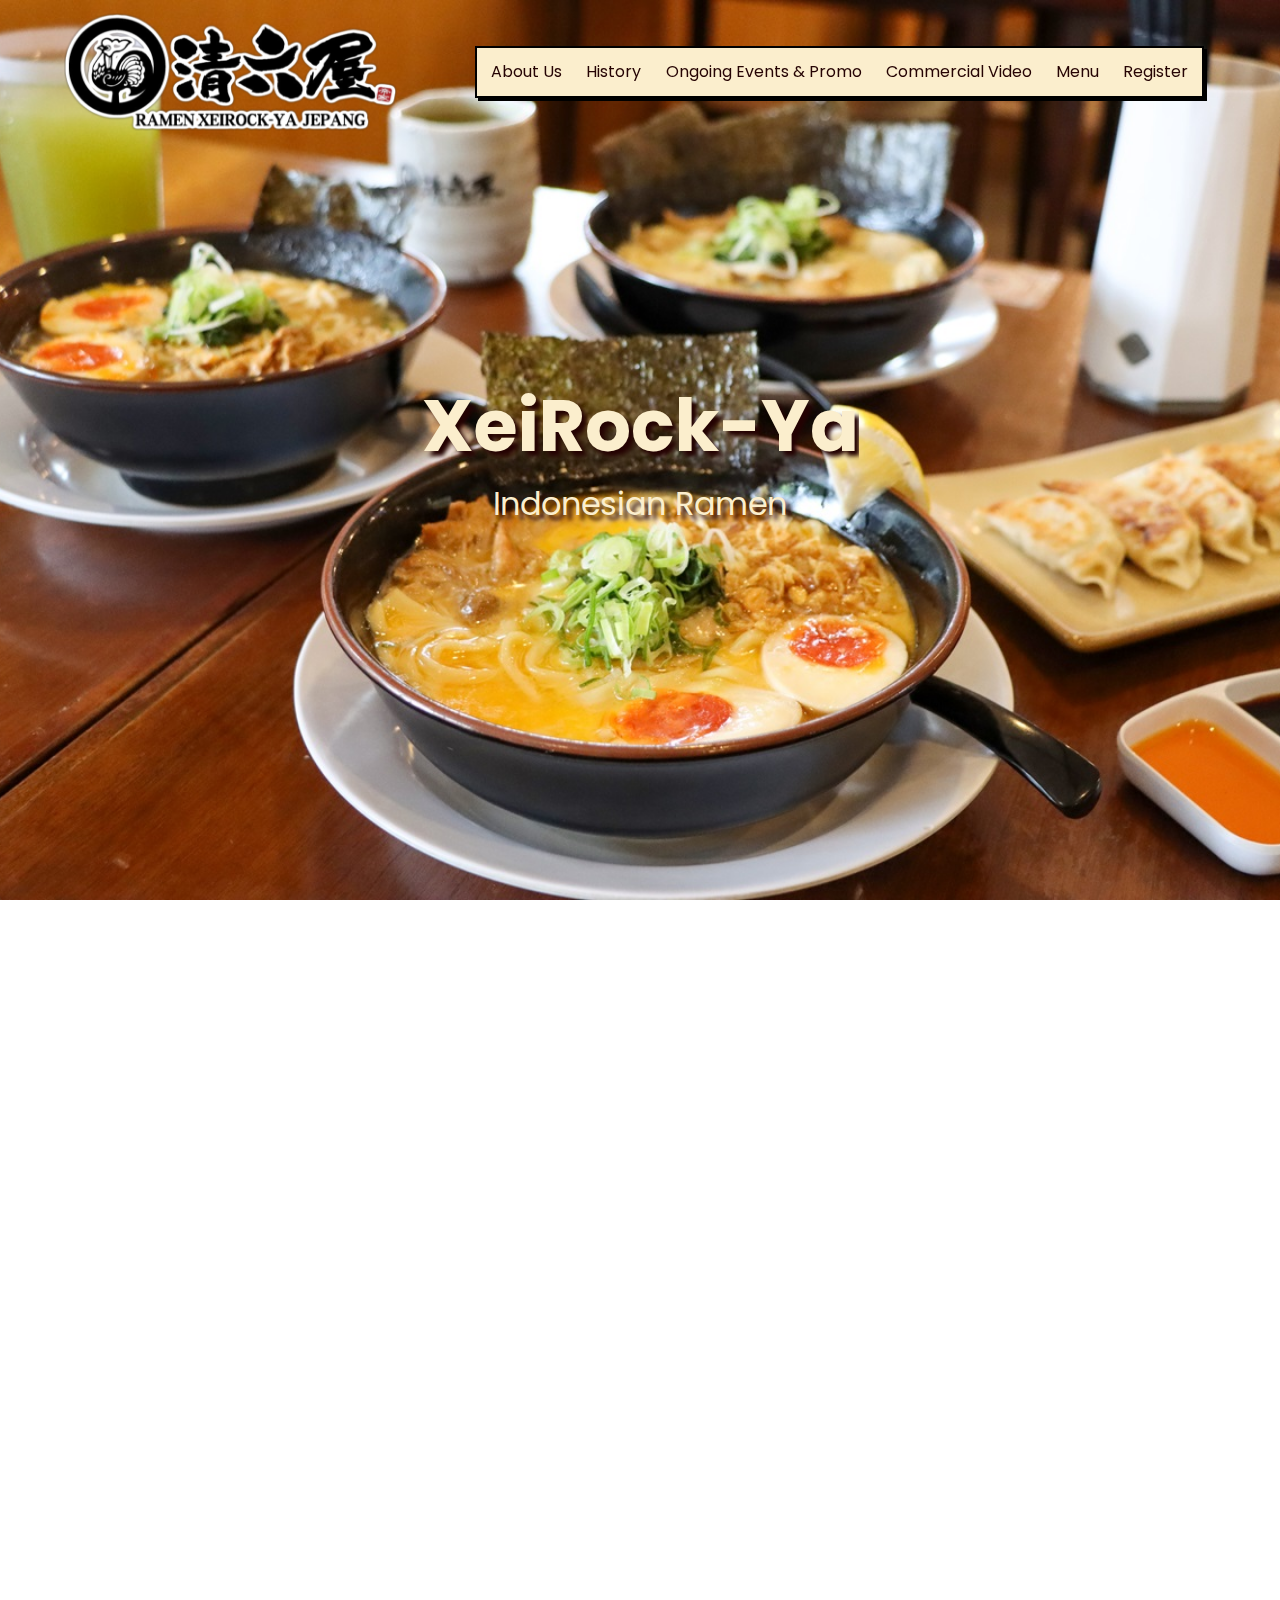
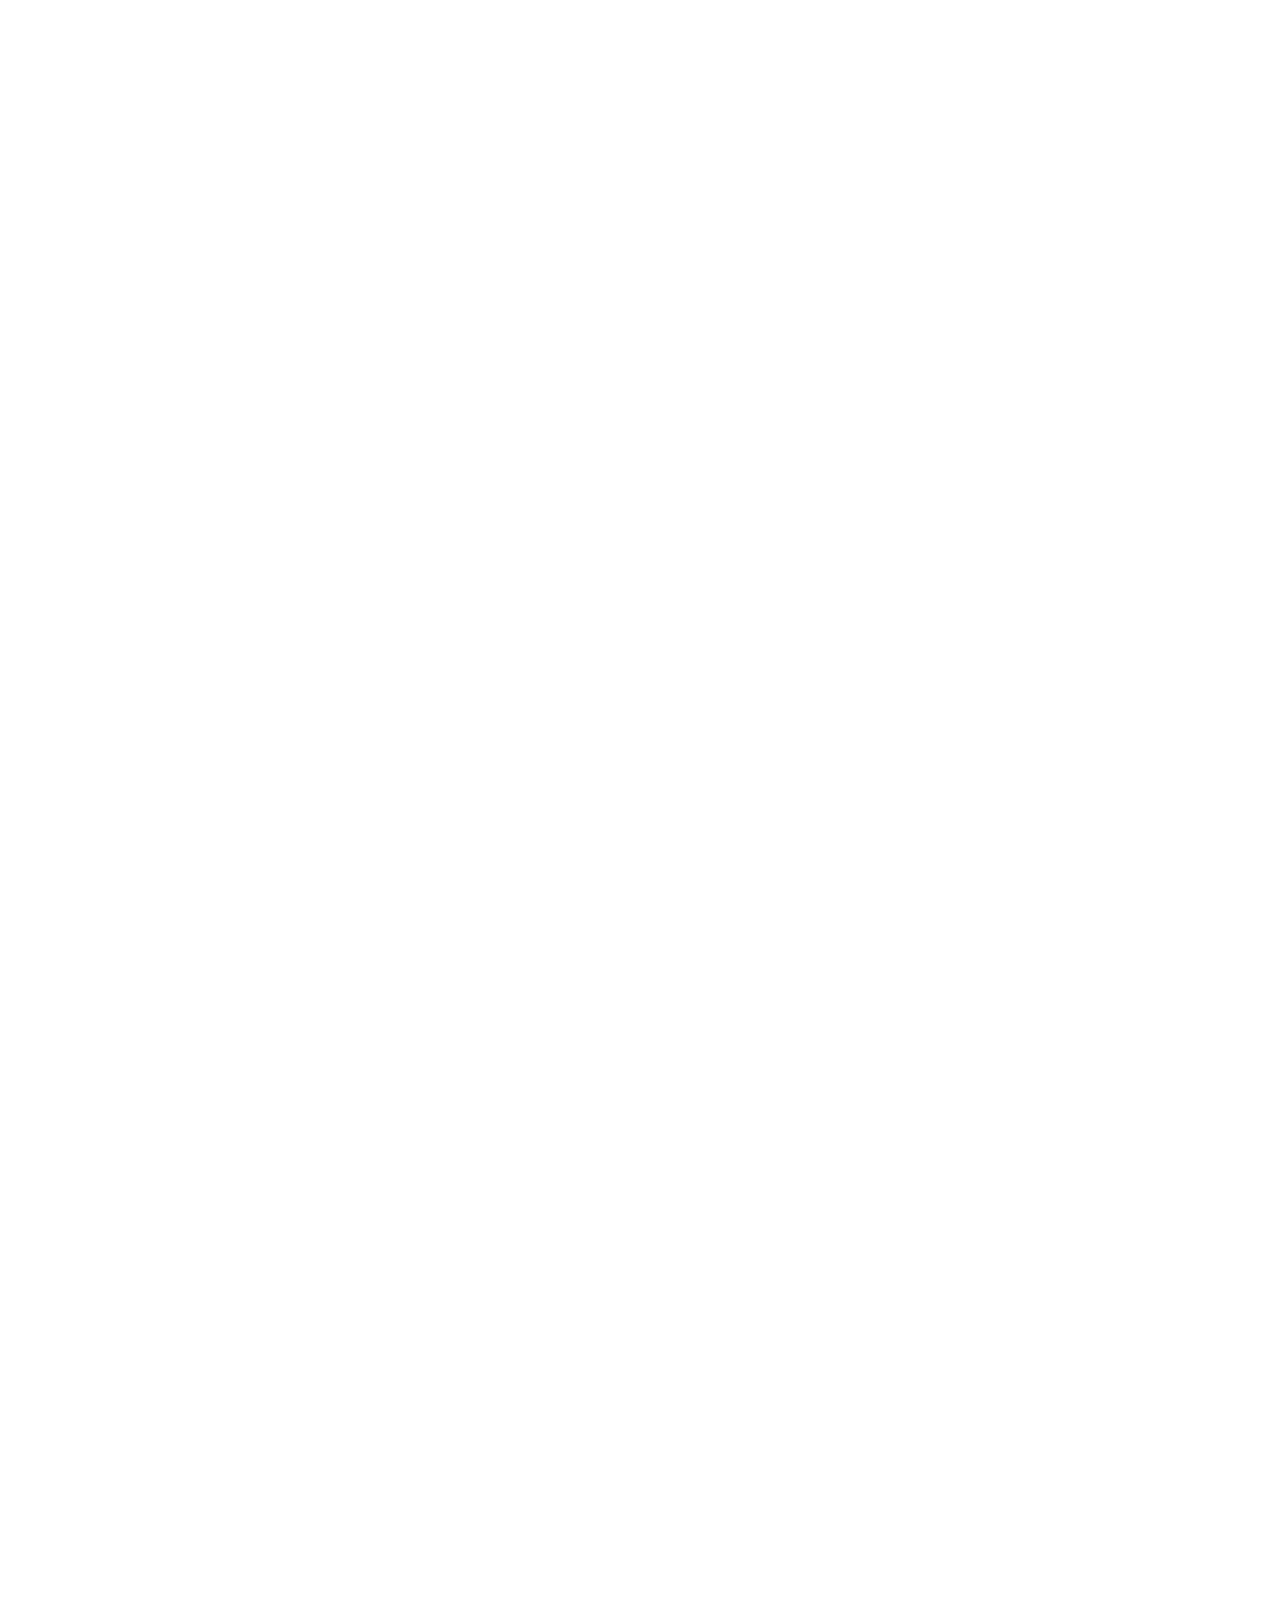
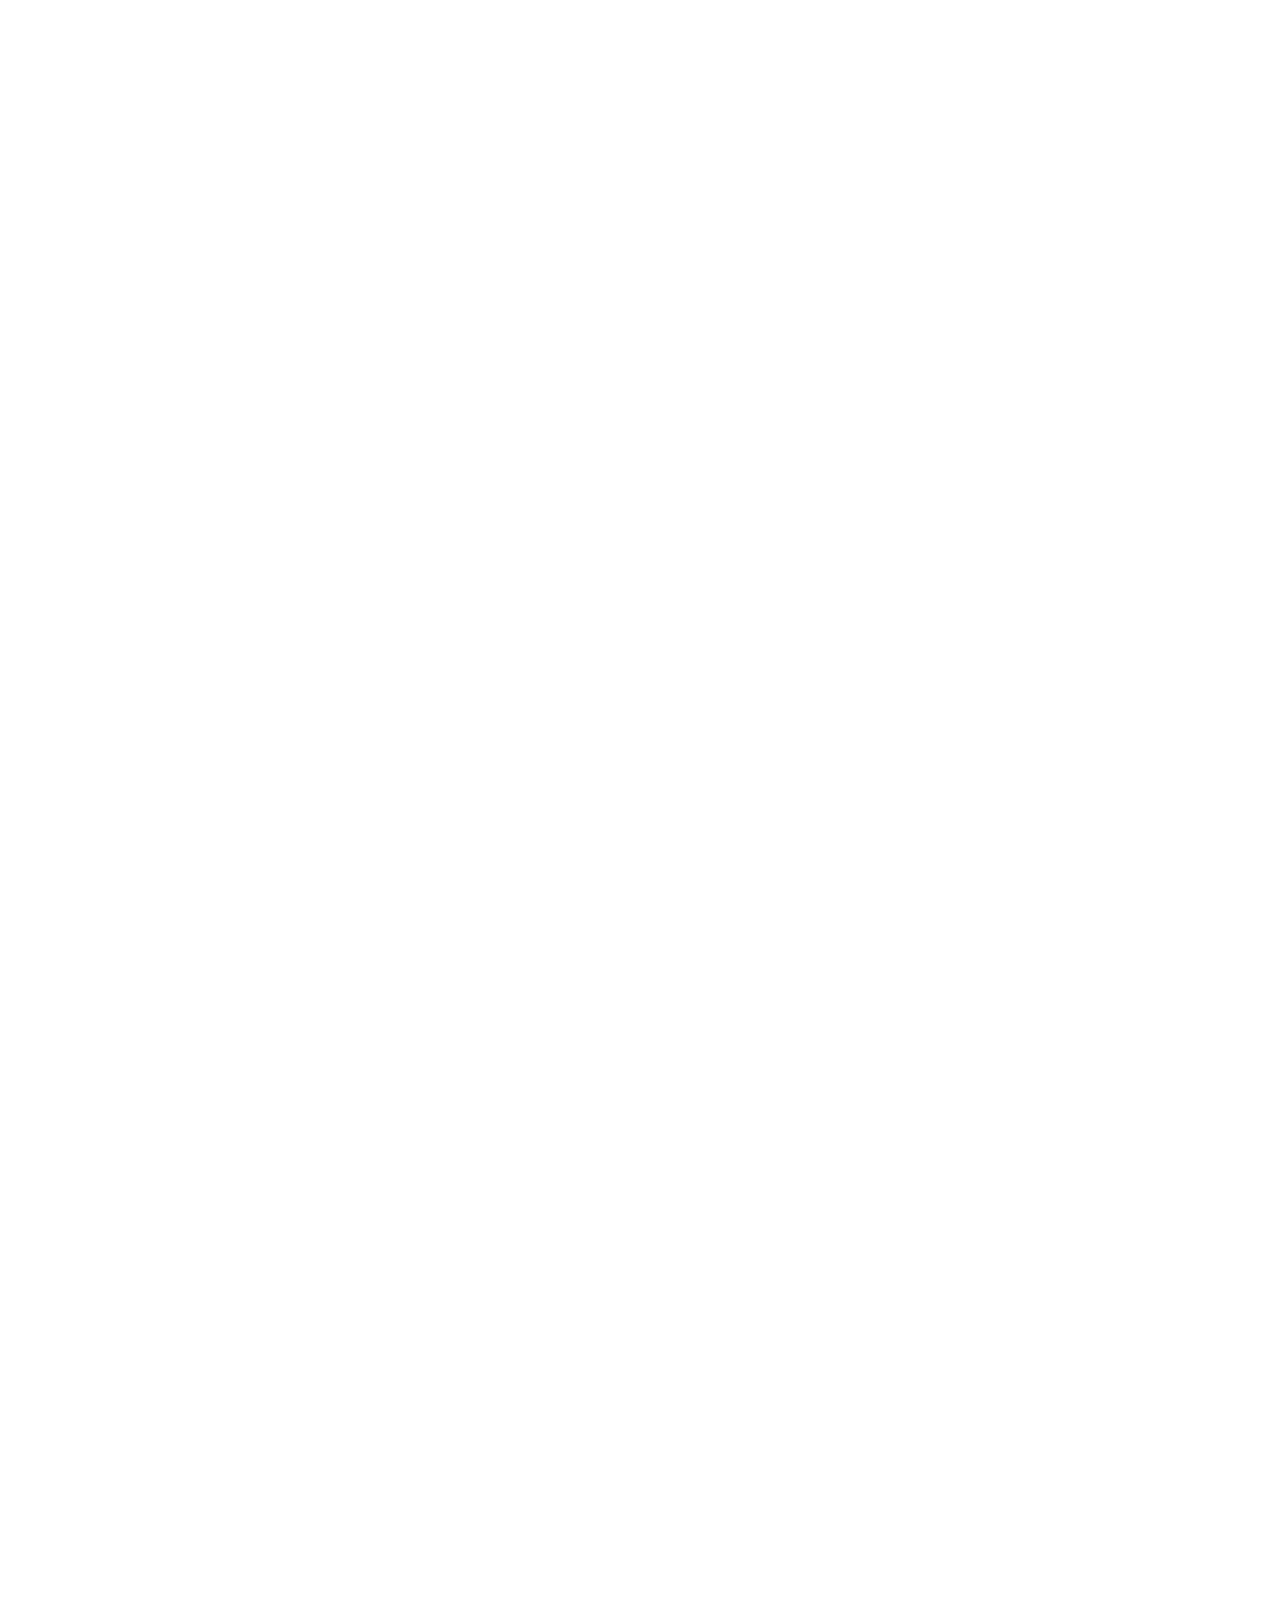
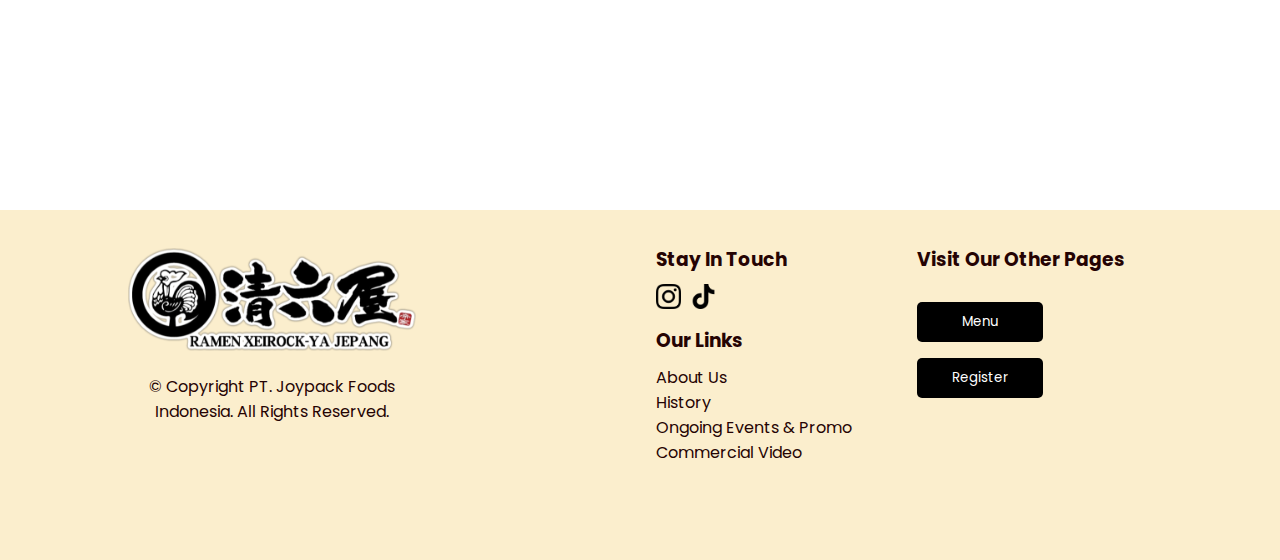
<file: index.html>
<!DOCTYPE html>
<html lang="en">
<head>
    <meta charset="UTF-8">
    <meta name="viewport" content="width=device-width, initial-scale=1.0">
    <title>XeirocK-ya Ramen</title>
    <link rel="shortcut icon" href="./asset/logo.png" type="image/x-icon">
    <link rel="preconnect" href="https://fonts.googleapis.com">
    <link rel="preconnect" href="https://fonts.gstatic.com" crossorigin>
    <link href="https://fonts.googleapis.com/css2?family=Poppins:ital,wght@0,100;0,200;0,300;0,400;0,500;0,600;0,700;0,800;0,900;1,100;1,200;1,300;1,400;1,500;1,600;1,700;1,800;1,900&display=swap" rel="stylesheet">
    <link rel="stylesheet" href="index.css">
    <link rel="stylesheet" href="footer.css">
    <script src="scroll.js" defer></script>
    <script src="navbar.js" defer></script>
</head>
<body>


<div class = "header" id = "navbar">
    <header style="height: 100%;margin: 0; padding: 0;overflow: hidden;">
        <a href="./index.html" style="height: 100%;">
            <img src="./asset/logo.png" alt="" style="width: 100%; height: 100%;">
        </a>
    </header>
    <nav>
        <div class="nav-container">
            <ul style="display: flex; list-style-type: none;">
                <li>
                    <a href="#about-us" style="color: #250303" class="nav">About Us</a>
                </li>
                <li>
                    <a href="#history" style="color: #250303" class="nav">History</a>
                </li>
                <li>
                    <a href="#event" style="color: #250303" class="nav">Ongoing Events & Promo</a>
                </li>
                <li>
                    <a href="#commercial-text" style="color: #250303" class="nav">Commercial Video</a>
                </li>
                <li>
                    <a href="./menu.html" style="color: #250303" class="nav">Menu</a>
                </li>
                <li>
                    <a href="./register.html" style="color: #250303" class="nav">Register</a>
                </li>
            </ul>
        </div>
    </nav>
</div>

<div class="landing_image">
    <div>
        <h1 id = "title">XeiRock-Ya</h1>
        <h4 id = "subtitle">Indonesian Ramen</h4>
    </div>
</div>

<div class="container-about-us reveal" id = "about-us">
        <div id="subsection-1" class="about-us-section">
            <div style="display: flex; justify-content: center; align-items: center;" id = "about-us-img-1">
                <img src="./asset/location_1.jpg" style="width: 100%; height: 100%; object-fit: cover;" alt="">
            </div>
            <div>
                <pre style="white-space: pre-wrap; text-align: justify;">       However our Ramen has the completely same quality level compare to which of Japan. In addition, Toripaitan Ramen is popular to women because which broth includes lots of collagen that is good for beauty. Now, it's time to have a great meal experience!</pre>
            </div>
            <div>
                <pre style="white-space: pre-wrap; text-align: justify;">       Also our Ramen shop gives you chance to register yourself at XeiRocK-Ya Membership! With this you can get more valuable information about our ramen shop so you will be always updated! So what are ou waiting for? Register yourself as XeiRocK-Ya Membership Now!!</pre>
<!--            <pre style="white-space: pre-wrap; text-align: justify;">       Also our Ramen shop has the completely same quality level compare to which of Japan. In addition, Toripaitan Ramen is popular to women because which broth includes lots of collagen that is good for beauty. Now, it's time to have a great meal experience!</pre>-->
            </div>
        </div>
        <div id="subsection-2" class="about-us-section">
            <div id = "subsection-text">
                <h4 id = "section-title" style="border-bottom: 1px solid #250303;">About Us</h4>
                <p><b>XEIROCK-YA</b> is a ramen shop with various flavours of ramen. Our main menu is <b>Toripaitan</b> Ramen which has extremely rich taste made from chicken broth. Nowadays, it became one of the most famous type of Ramen in Japan. Many people think that customizing to the <i>halal</i> menu will loss the original taste or flavor, and that is inferior to the <i>non-halal</i> menu.</p>
                <button id="learn-more-button" onclick="window.location.href='./menu.html'" style="margin-left: 2px; border-radius: 5px">Learn more about XeirocK-ya</button>
            </div>
            <div id="subsction-img">
                <div>
                <img src="./asset/location_2.jpg" alt="">
                </div>
                <div>
                <img src="./asset/location_3.jpg" alt="">
                </div>

            </div>
        </div>
    </div>

    <div class="history-container reveal" id="history">
        <div class="history-image">
            <img src="./asset/history_image.jpg" alt="" style="width: 100%; height: 100%; object-fit: cover;">
        </div>
        <div class="history-text">
            <div>
                <h4 id = "history-title">History</h4>
                <pre style="white-space: pre-wrap; text-align: justify;">          <b>XEIROCK-YA</b> was launched in Tsukuba City, Japan in 2009. There are over <b>15</b> stores in Japan. And now Seirock-ya is spreading overseas countries, Jakarta area of Indonesia, and Klang Valley area of Malaysia. <b>XEIROCK-YA</b> Radio Dalam was opened in 2014 as a first oversea store in Jakarta. In 2017, we got MUI HALAL certification</pre>
            </div>
        </div>
    </div>


    <div class="events-container reveal">
        <div class = "event-container" id = "event">
            <div class="event-text">
                <div>
                    <h4 id = "event-title">Our Ongoing Event & Promo</h4>
                    <pre style="white-space: pre-wrap; text-align: justify;">🎉Celebrate the 9th Anniversary of <b>XEIROCK-YA Ramen</b>!
                        
    Join us on November 20th and 21st, 2023, for an incredible celebration! To thank you for your support, we're offering an unbelievable 99% OFF on all ramen dishes!
    
    Don't miss out on this amazing offer! Mark your calendars and come enjoy your favorite ramen at a fraction of the price. <b>Terms and conditions apply</b>. See you there for a ramen-tastic celebration! 🥳✨</pre>
                </div>
            </div>
            <div class="event-image" style="display: flex; justify-content: end">
                <img src="./asset/promo_1.jpg" style="width: 100%; height: 100%; object-fit: cover;" alt="">
            </div>
        </div>
        <div class="events-list-image">
            <div>
                <img src="./asset/promo_2.jpg" style="width: 100%; height: 100%; object-fit: cover;" alt="">
            </div>
            <div>
                <img src="./asset/promo_3.jpg" style="width: 100%; height: 100%; object-fit: cover;" alt="">
            </div>
            <div>
                <img src="./asset/promo_4.jpg" style="width: 100%; height: 100%; object-fit: cover;" alt="">
            </div>
            <div>
                <img src="./asset/promo_5.jpg" style="width: 100%; height: 100%; object-fit: cover;" alt="">
            </div>
        </div>
    </div>

    <div class = "reveal">
        <div class="video-container">
            <h4 id="commercial-text" style="text-align: center; border: none;">Commercial Video</h4>
            <div class="container-video">
                <div class="video">
                    <iframe width="1000" height="1000" id = "iframe" src="https://www.youtube.com/embed/jK2DvnQQiew?si=7zmk_feqsju3kTKH&amp;start=5" title="YouTube video player" frameborder="0" allow="accelerometer; autoplay; clipboard-write; encrypted-media; gyroscope; picture-in-picture; web-share" referrerpolicy="strict-origin-when-cross-origin" allowfullscreen></iframe>
                </div>
                <div class="video-border" onclick="document.getElementById('iframe').src += '&autoplay=1'">
                    <img src="asset/PngItem_4297347.png" alt="">
                </div>
            </div>
        </div>
    </div>

    <div class="bottom-container">
    </div>

    <footer style="display: flex; align-items: center; justify-content: space-around; text-align: center; width: 100%; background-color: #fbeecd; color: #250303; height: 350px;">

        <div class = "footer-section img-footer">
            <div>
                <img src="asset/logo.png" alt = "logo">
            </div>
            <p>
                © Copyright PT. Joypack Foods Indonesia. All Rights Reserved.
            </p>
        </div>
        <div style="display: flex; justify-content: start; width: 40%; align-items: start; height: 80%">

            <div class = "footer-section links-footer">
                <div class = "social-footer">
                    <h3>Stay In Touch</h3>
                    <div class="social-media">
                        <a href="https://instagram.com">
                            <img src="./asset/instagram.png" width="25px" height="25px" alt="" style="filter: invert(100%);">
                        </a>
                        <a href="https://tiktok.com">
                            <img src="./asset/tiktok.png" width="25px" height="25px" alt="" style="filter: invert(100%);">
                        </a>
                    </div>
                    <div class="nav-footer">
                        <h3>Our Links</h3>
                        <div class="links">
                            <ul style="list-style-type: none; gap: 5px" class="red-color">
                                <li>
                                    <a href="#about-us" style="color: #250303" class="nav">About Us</a>
                                </li>
                                <li>
                                    <a href="#history" style="color: #250303" class="nav">History</a>
                                </li>
                                <li>
                                    <a href="#event" style="color: #250303" class="nav">Ongoing Events & Promo</a>
                                </li>
                                <li>
                                    <a href="#commercial-text" style="color: #250303" class="nav">Commercial Video</a>
                                </li>
                            </ul>
                        </div>
                    </div>
                </div>
            </div>
            <div class="pages-footer">
                <h3 style="padding-left: 5px;">Visit Our Other Pages</h3>
                <div style="display: flex; flex-direction: column; justify-content: space-around; height: 50%; padding-left: 5px;">
                    <button class = "nav-button" style="margin: 0; border-radius: 5px" onclick="window.location.href = './menu.html'">Menu</button>
                    <button class = "nav-button" style="margin: 0; border-radius: 5px" onclick="window.location.href = './register.html'">Register</button>
                </div>
            </div>
        </div>
    </footer>
</body>
</html>
</file>
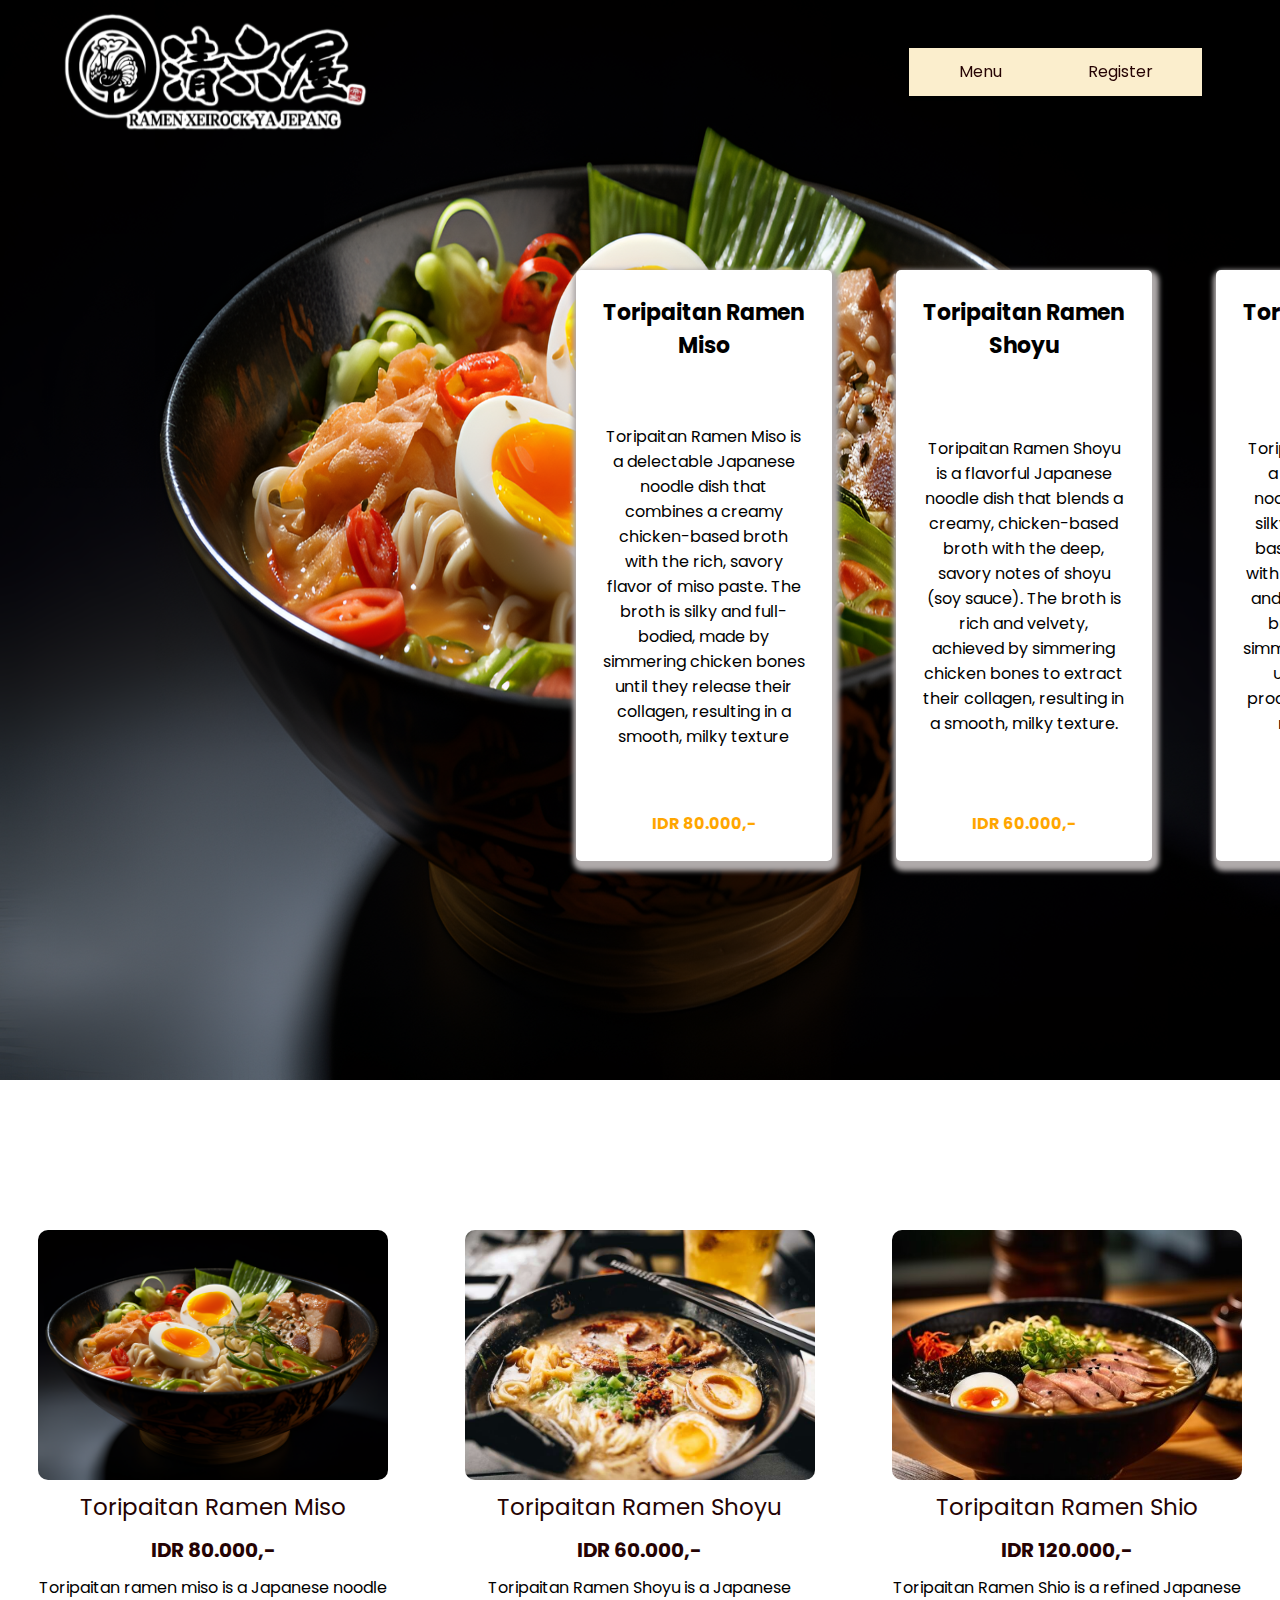
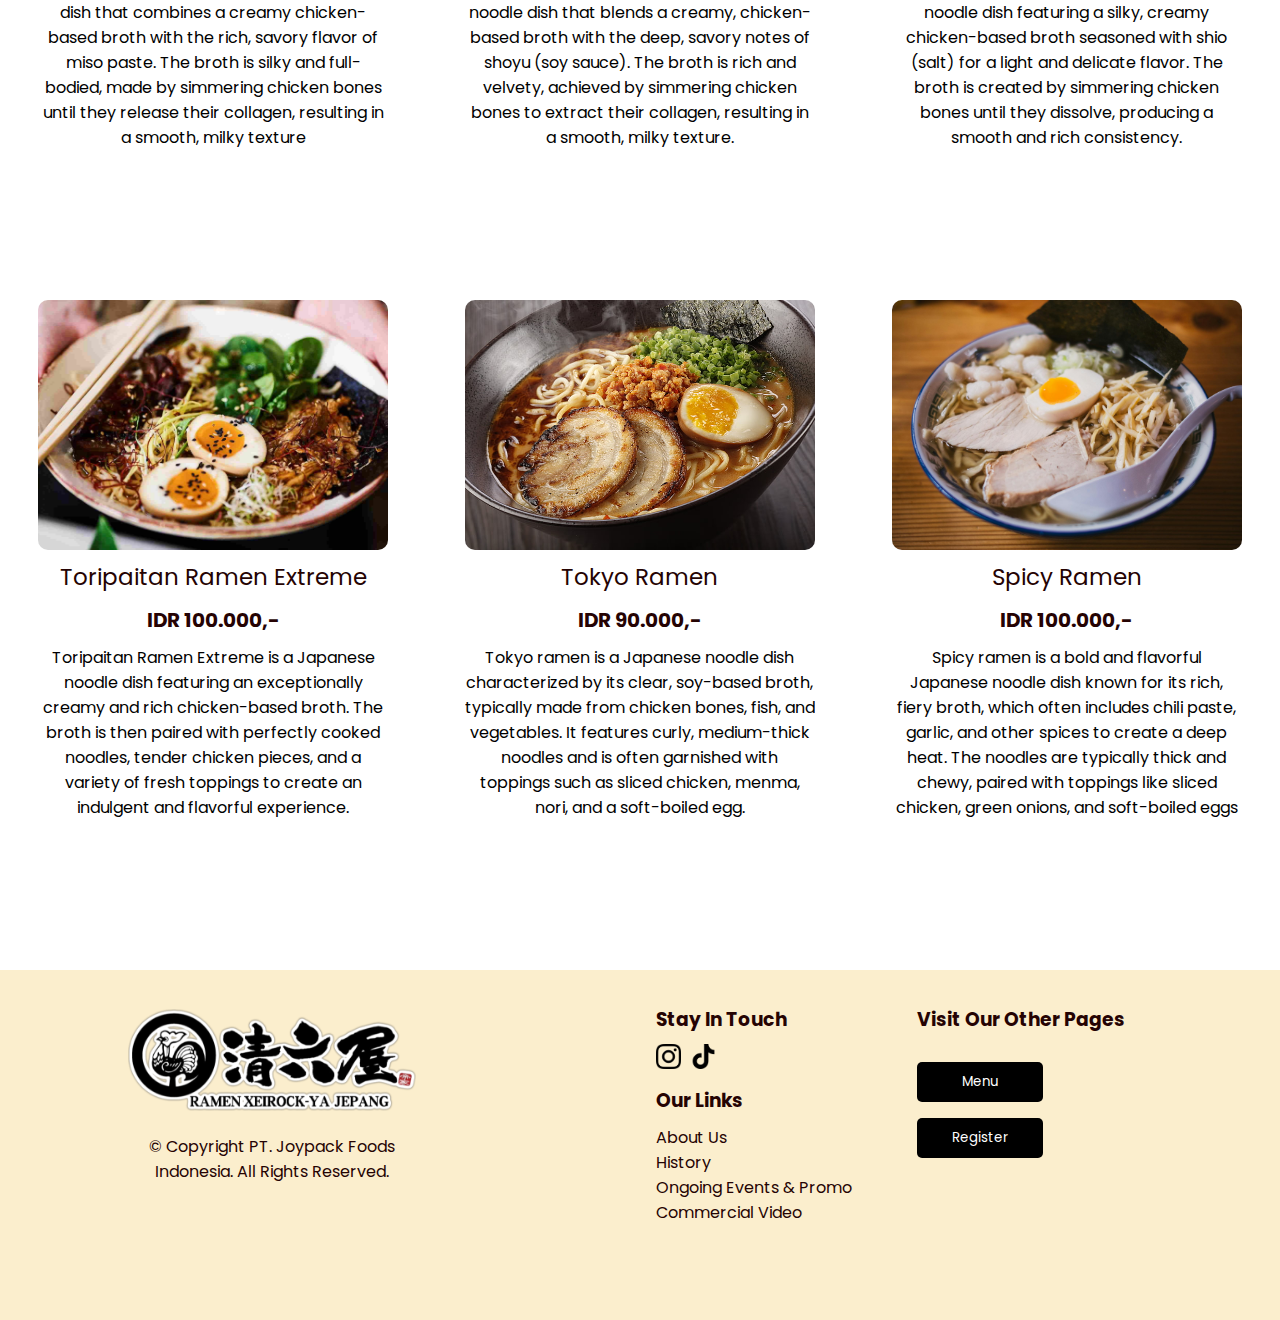
<file: menu.html>
<!DOCTYPE html>
<html lang="en">
<head>
    <meta charset="UTF-8">
    <meta name="viewport" content="width=device-width, initial-scale=1.0">
    <title>XeirocK-ya Ramen</title>
    <link rel="shortcut icon" href="./asset/logo.jpeg" type="image/x-icon">
    <link rel="preconnect" href="https://fonts.googleapis.com">
    <link rel="preconnect" href="https://fonts.gstatic.com" crossorigin>
    <link href="https://fonts.googleapis.com/css2?family=Poppins:ital,wght@0,100;0,200;0,300;0,400;0,500;0,600;0,700;0,800;0,900;1,100;1,200;1,300;1,400;1,500;1,600;1,700;1,800;1,900&display=swap" rel="stylesheet">
    <script src="carousel.js" defer></script>
    <link rel="stylesheet" href="style.css">
    <link rel="stylesheet" href="footer.css">
</head>
<body style="margin: 0; padding: 0; font-family: 'Poppins'; overflow-x: hidden;">
   <!-- Header -->
   <div class = "header-nav" id = "navbar">
       <header style="height: 100%; padding-top: 0;overflow: hidden;">
           <a href="./index.html" style="height: 100%;">
               <img src="./asset/logo.png" alt="" style="width: 100%; height: 100%;">
           </a>
       </header>
       <nav>
        <div class="nav-container">
            <ul style="display: flex; list-style-type: none;" class="red-color">
                <li>
                    <a href="./menu.html" style="color: #250303" class="nav">Menu</a>
                </li>
                <li>
                    <a href="./register.html" style="color: #250303" class="nav">Register</a>
                </li>
            </ul>
        </div>
       </nav>
   </div>

   <!-- Content -->

    <section style="display: flex; justify-content: space-around; width: 100%; height: 120vh;">
        <div style="position: relative; width: 100%; height: 100%;" id = "menu-container">
            <img id = "ramen" src="./asset/ramen_3.jpg" style="width:100%; height: 100%; position: absolute; z-index: 1; left: 0; top: 0; transition: all 0.5s ease;" alt="">
            <div id = "prev">
                <h4 id = "prev-header" class = "header">Toripaitan Ramen Miso</h4>
                <p id = "prev-desc" class = "desc">Toripaitan Ramen Miso is a delectable Japanese noodle dish that combines a creamy chicken-based broth with the rich, savory flavor of miso paste. The broth is silky and full-bodied, made by simmering chicken bones until they release their collagen, resulting in a smooth, milky texture</p>
                <h4 id = "prev-price" class = "price">IDR 80.000,-</h4>
            </div>
            <div id="curr">
                <h4 id = "curr-header" class = "header">Toripaitan Ramen Shoyu</h4>
                <p id = "curr-desc" class = "desc" >Toripaitan Ramen Shoyu is a flavorful Japanese noodle dish that blends a creamy, chicken-based broth with the deep, savory notes of shoyu (soy sauce). The broth is rich and velvety, achieved by simmering chicken bones to extract their collagen, resulting in a smooth, milky texture.</p>
                <h4 id = "curr-price" class = "price">IDR 60.000,-</h4>
            </div>
            <div id = 'next'>
                <h4 id = "next-header" class = "header">Toripaitan Ramen Shio</h4>
                <p id = "next-desc" class = "desc" >Toripaitan Ramen Shio is a refined Japanese noodle dish featuring a silky, creamy chicken-based broth seasoned with shio (salt) for a light and delicate flavor. The broth is created by simmering chicken bones until they dissolve, producing a smooth and rich consistency.</p>
                <h4 id = "next-price" class = "price" >IDR 120.000,-</h4>
            </div>
        </div>
    </section>
    <section style="display: flex; justify-content: space-around; width: 100%; margin-top: 150px; margin-bottom: 150px;">
        <div  style="width: 30%; text-align: center; display: flex; flex-direction: column; align-items: center ;border-radius: 10px; overflow: hidden; justify-content: space-between; height: 520px;">
            <div style="width: 350px; height: 250px; display: flex; justify-content: center; align-items: center; border-radius: 10px; overflow: hidden;">
                <img src="./asset/ramen_1.jpg" style="width: 100%; height: 100%; object-fit: cover;" alt="">
            </div>
            <h4 style="color: #250303; font-size: 23px;   text-align: center; font-weight : 400; padding: 0; margin: 0;">Toripaitan Ramen Miso</h4>
            <h4 style="color:  #250303;font-size: 20px;   text-align: center;">IDR 80.000,-</h4>
            <p style="margin: 0; width: 350px;">Toripaitan ramen miso is a Japanese noodle dish that combines a creamy chicken-based broth with the rich, savory flavor of miso paste. The broth is silky and full-bodied, made by simmering chicken bones until they release their collagen, resulting in a smooth, milky texture</p>
        </div>
        <div  style="width: 30%; text-align: center; display: flex; flex-direction: column; align-items: center ;border-radius: 10px; overflow: hidden; justify-content: space-between; height: 520px;">
            <div style="width: 350px; height: 250px; display: flex; justify-content: center; align-items: center; border-radius: 10px; overflow: hidden;">
                <img src="./asset/ramen_2.jpg" style="width: 100%; height: 100%; object-fit: cover;" alt="">
            </div>
            <h4 style="color: #250303; font-size: 23px;   text-align: center; font-weight : 400;  padding: 0; margin: 0;">Toripaitan Ramen Shoyu</h4>
            <h4 style="color:  #250303;font-size: 20px;   text-align: center;">IDR 60.000,-</h4>
            <p style="margin: 0; width: 350px;">Toripaitan Ramen Shoyu is a Japanese noodle dish that blends a creamy, chicken-based broth with the deep, savory notes of shoyu (soy sauce). The broth is rich and velvety, achieved by simmering chicken bones to extract their collagen, resulting in a smooth, milky texture.</p>
        </div>
        <div  style="width: 30%; text-align: center; display: flex; flex-direction: column; align-items: center ; justify-content: space-between; height: 520px;">
            <div style="width: 350px; height: 250px; display: flex; justify-content: center; align-items: center; border-radius: 10px; overflow: hidden;">
                <img src="./asset/ramen_3.jpg" style="width: 100%; height: 100%; object-fit: cover;" alt="">
            </div>
            <h4 style="color: #250303; font-size: 23px;   text-align: center; font-weight : 400; padding: 0; margin: 0;">Toripaitan Ramen Shio</h4>
            <h4 style="color:  #250303;font-size: 20px;   text-align: center;">IDR 120.000,-</h4>
            <p style="margin: 0; width: 350px;">Toripaitan Ramen Shio is a refined Japanese noodle dish featuring a silky, creamy chicken-based broth seasoned with shio (salt) for a light and delicate flavor. The broth is created by simmering chicken bones until they dissolve, producing a smooth and rich consistency.</p>
        </div>
    </section>
    <section style="display: flex; justify-content: space-around; width: 100%; margin-top: 30px; margin-bottom: 150px;">


        <div  style="width: 30%; text-align: center; display: flex; flex-direction: column; align-items: center ;  justify-content: space-between; height: 520px;">
            <div style="width: 350px; height: 250px; display: flex; justify-content: center; align-items: center; border-radius: 10px; overflow: hidden;">
                <img src="./asset/ramen_4.jpg" style="width: 100%; height: 100%; object-fit: cover;" alt="">
            </div>
            <h4 style="color: #250303; font-size: 23px;   text-align: center; font-weight : 400; padding: 0; margin: 0;">Toripaitan Ramen Extreme</h4>
            <h4 style="color:  #250303;font-size: 20px;  text-align: center;">IDR 100.000,-</h4>
            <p style="margin: 0; width: 350px;">Toripaitan Ramen Extreme is a Japanese noodle dish featuring an exceptionally creamy and rich chicken-based broth. The broth is then paired with perfectly cooked noodles, tender chicken pieces, and a variety of fresh toppings to create an indulgent and flavorful experience.</p>
        </div>
        <div  style="width: 30%; text-align: center; display: flex; flex-direction: column; align-items: center ; justify-content: space-between; height: 520px;">
            <div style="width: 350px; height: 250px; display: flex; justify-content: center; align-items: center;border-radius: 10px; overflow: hidden;">
                <img src="./asset/ramen_5.jpg" style="width: 100%; height: 100%; object-fit: cover;" alt="">
            </div>
            <h4 style="color: #250303; font-size: 23px;   text-align: center; font-weight : 400;  padding: 0; margin: 0;">Tokyo Ramen</h4>
            <h4 style="color:  #250303;font-size: 20px ;  text-align: center;">IDR 90.000,-</h4>
            <p style="margin: 0; width: 350px;">Tokyo ramen is a Japanese noodle dish characterized by its clear, soy-based broth, typically made from chicken bones, fish, and vegetables. It features curly, medium-thick noodles and is often garnished with toppings such as sliced chicken, menma, nori, and a soft-boiled egg.</p>
        </div>
        <div style="width: 30%; text-align: center; display: flex; flex-direction: column; align-items: center ; justify-content: space-between; height: 520px;">
            <div style="width: 350px; height: 250px; display: flex; justify-content: center; align-items: center;border-radius: 10px; overflow: hidden;">
                <img src="./asset/ramen_6.jpg" style="width: 100%; height: 100%; object-fit: cover;" alt="">
            </div>
            <h4 style="width: 350px; color: #250303;font-size: 23px; text-align: center; font-weight : 400; padding: 0; margin: 0;">Spicy Ramen</h4>
            <h4 style="color:  #250303;font-size: 20px;   text-align: center;">IDR 100.000,-</h4>
            <p style="margin: 0; width: 350px;">Spicy ramen is a bold and flavorful Japanese noodle dish known for its rich, fiery broth, which often includes chili paste, garlic, and other spices to create a deep heat. The noodles are typically thick and chewy, paired with toppings like sliced chicken, green onions, and soft-boiled eggs</p>
        </div>
    </section>
    <!-- Footer -->

    <footer style="display: flex; align-items: center; justify-content: space-around; text-align: center; width: 100%; background-color: #fbeecd; color: #250303; height: 350px;">

        <div class = "footer-section img-footer">
            <div>
                <img src="asset/logo.png" alt = "logo">
            </div>
            <p>
                © Copyright PT. Joypack Foods Indonesia. All Rights Reserved.
            </p>
        </div>
        <div style="display: flex; justify-content: start; width: 40%; align-items: start; height: 80%">

            <div class = "footer-section links-footer">
                <div class = "social-footer">
                    <h3>Stay In Touch</h3>
                    <div class="social-media">
                        <a href="https://instagram.com">
                            <img src="./asset/instagram.png" width="25px" height="25px" alt="" style="filter: invert(100%);">
                        </a>
                        <a href="https://tiktok.com">
                            <img src="./asset/tiktok.png" width="25px" height="25px" alt="" style="filter: invert(100%);">
                        </a>
                    </div>
                    <div class="nav-footer">
                        <h3>Our Links</h3>
                        <div class="links">
                            <ul style="list-style-type: none; gap: 5px" class="red-color">
                                <li>
                                    <a href="#about-us" style="color: #250303" class="nav">About Us</a>
                                </li>
                                <li>
                                    <a href="#history" style="color: #250303" class="nav">History</a>
                                </li>
                                <li>
                                    <a href="#event" style="color: #250303" class="nav">Ongoing Events & Promo</a>
                                </li>
                                <li>
                                    <a href="#commercial-text" style="color: #250303" class="nav">Commercial Video</a>
                                </li>
                            </ul>
                        </div>
                    </div>
                </div>
            </div>
            <div class="pages-footer">
                <h3 style="padding-left: 5px;">Visit Our Other Pages</h3>
                <div style="display: flex; flex-direction: column; justify-content: space-around; height: 50%; padding-left: 5px;">
                    <button class = "nav-button" style="margin: 0; border-radius: 5px" onclick="window.location.href = './menu.html'">Menu</button>
                    <button class = "nav-button" style="margin: 0; border-radius: 5px" onclick="window.location.href = './register.html'">Register</button>
                </div>
            </div>
        </div>
    </footer>
    <script src="navbar.js" defer></script>
</body>
</html>
</file>
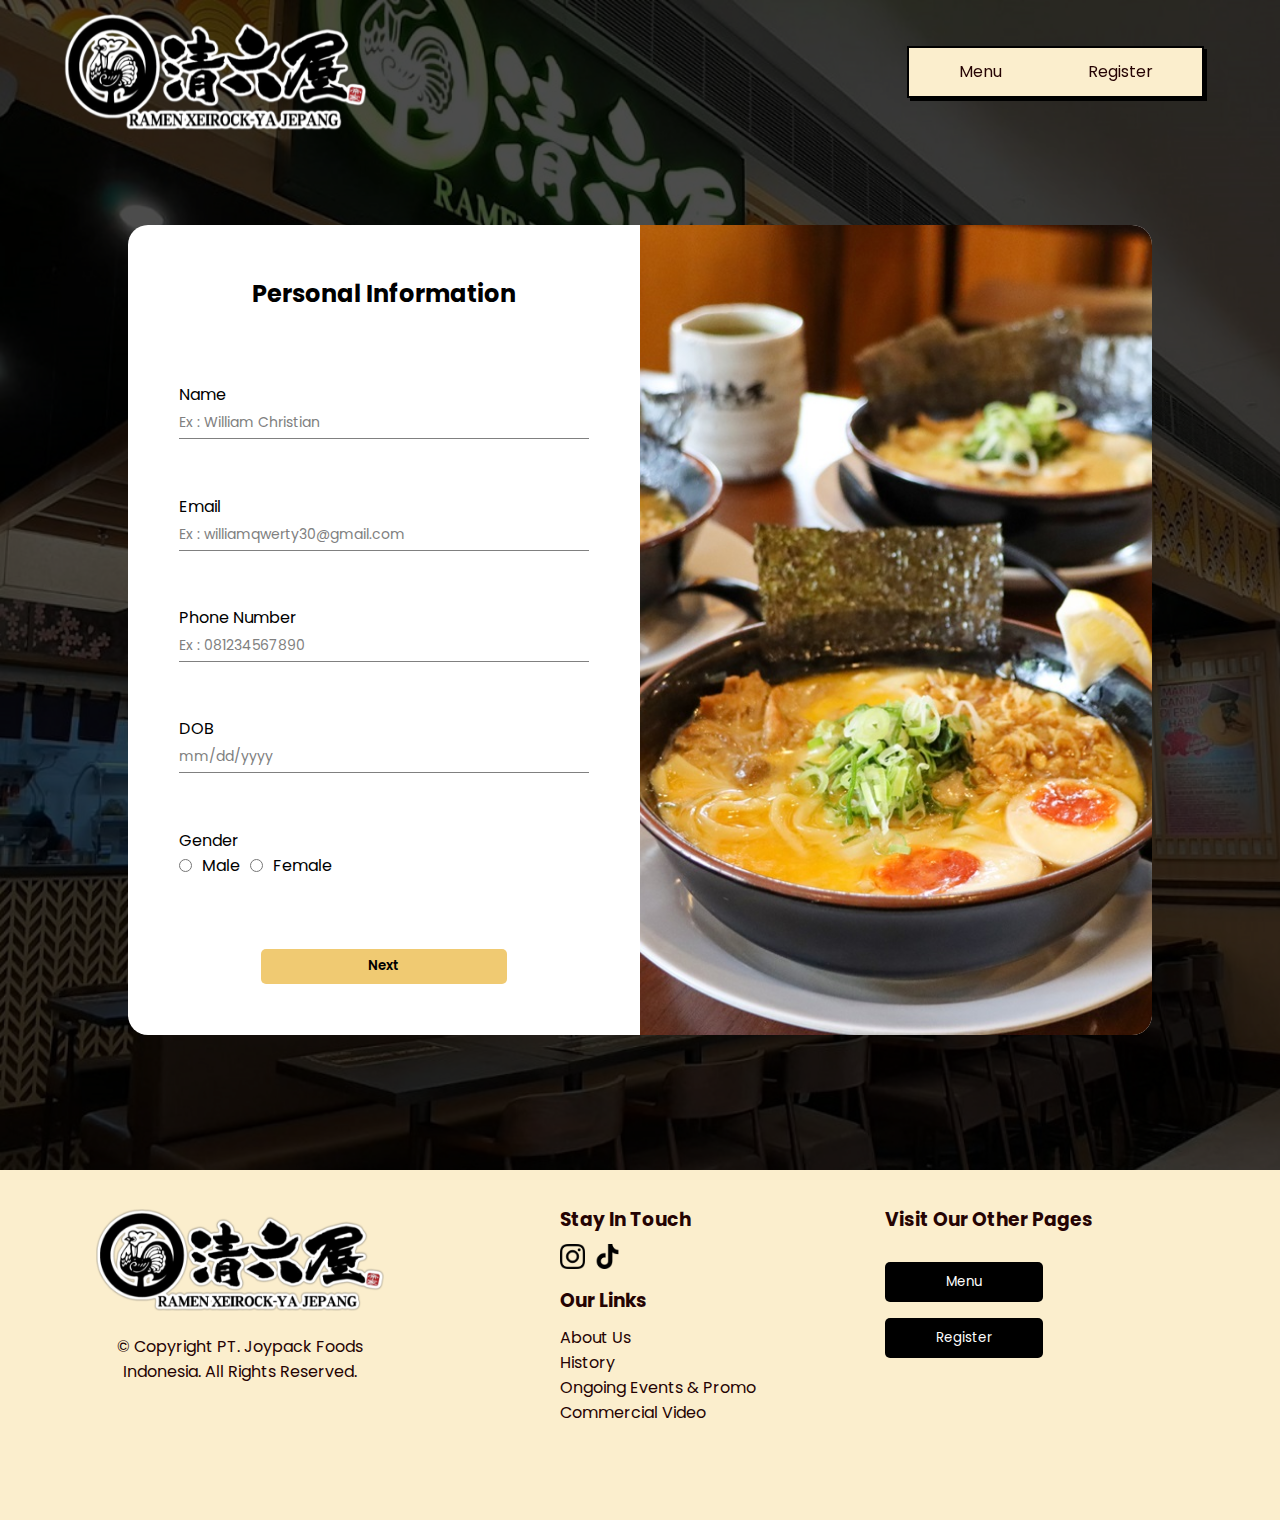
<file: register.html>
<!DOCTYPE html>
<html lang="en">
<head>
    <meta charset="UTF-8">
    <meta name="viewport" content="width=device-width, initial-scale=1.0">
    <title>XeirocK-ya Ramen</title>
    <link rel="shortcut icon" href="./asset/logo.jpeg" type="image/x-icon">
    <link rel="preconnect" href="https://fonts.googleapis.com">
    <link rel="preconnect" href="https://fonts.gstatic.com" crossorigin>
    <link href="https://fonts.googleapis.com/css2?family=Poppins:ital,wght@0,100;0,200;0,300;0,400;0,500;0,600;0,700;0,800;0,900;1,100;1,200;1,300;1,400;1,500;1,600;1,700;1,800;1,900&display=swap" rel="stylesheet">
<!--    <link rel="stylesheet" href="style.css">-->
    <link rel="stylesheet" href="register.css">
    <link rel="stylesheet" href="footer.css">
</head>
<body style="margin: 0; padding: 0; font-family: 'Poppins';">
    <div class = "header" id = "navbar">
        <header style="height: 100%;margin: 0; padding: 0;overflow: hidden;">
            <a href="./index.html" style="height: 100%;">
                <img src="./asset/logo.png" alt="" style="width: 100%; height: 100%;">
            </a>
        </header>
        <nav>
         <div class="nav-container">
             <ul style="display: flex; list-style-type: none;" class="red-color">
                 <li>
                     <a href="./menu.html" style="color: #250303" class="nav">Menu</a>
                 </li>
                 <li>
                     <a href="./register.html" style="color: #250303" class="nav">Register</a>
                 </li>
             </ul>
         </div>
        </nav>
    </div>
 <div style="position: relative; background: url('./asset/location_1.jpg') no-repeat;background-size: cover; filter: brightness(0.3); height: 130vh;">
</div>

    <form id = "form-1" style="box-sizing: border-box">
        <div class="form-image" id = "form-image">
            <img src="./asset/landing_image.jpg" alt="" style="object-fit: cover; width: 100%; height: 100%;">
        </div>
        <div class="form-fields">
            <h4 style="text-align: center; padding: 0; margin: 0; font-size: 24px">Personal Information</h4>

            <div style="width: 100%; height: 70%; column-gap: 50px; display: flex; flex-direction: column; justify-content: space-between">
                <div style="width:100%;">
                    <label for="name" style="font-family: 'Poppins';">Name</label><br>
                    <input type="text" id="name"  style="width: 100%;outline: none; border-top: none; border-left: none; border-right: none; border-bottom: 1px solid gray;  padding-top: 5px; padding-bottom: 5px; font-size: 14px;" placeholder="Ex : William Christian"><br>
                </div>

                <div style="width:100%;">
                    <label for="email" style="font-family: 'Poppins';">Email</label><br>
                    <input type="email" id="email"  style="width: 100%;outline: none; border-top: none; border-left: none; border-right: none; border-bottom: 1px solid gray;  padding-top: 5px; padding-bottom: 5px; font-size: 14px;" placeholder="Ex : williamqwerty30@gmail.com"><br>
                </div>

                <div style="width:100%;">
                    <label for="tel" style="font-family: 'Poppins';">Phone Number</label><br>
                    <input type="tel" id="tel"  style="width: 100%;outline: none; border-top: none; border-left: none; border-right: none; border-bottom: 1px solid gray;  padding-top: 5px; padding-bottom: 5px; font-size: 14px;" placeholder="Ex : 081234567890"><br>
                </div>

                <div style="width:100%;">
                    <label for="dob" style="font-family: 'Poppins';">DOB</label><br>
                    <input type="text" id="dob" style="width: 100%;outline: none; border-top: none; border-left: none; border-right: none; border-bottom: 1px solid gray;  padding-top: 5px; padding-bottom: 5px; font-size: 14px;" placeholder="mm/dd/yyyy" onfocus="(this.type = 'date')" onblur="(this.type='text')"><br>
                </div>
                <div style="width: 100%; display: flex; flex-direction: column">
                    <h4 style="font-weight: 400; padding: 0; margin: 0">Gender</h4>
                    <div style="width:100%; display: flex; column-gap: 10px; align-items: center">
                        <input type="radio" name="gender" id = "male"> <label for="male">Male</label>
                        <input type="radio" name="gender" id = "female"><label for="female">Female</label>
                    </div>
                </div>
            </div>


            <div style="display: flex; justify-content: center; width: 100%">
                <button type="button" id="next-btn">Next</button>
            </div>

        </div>
        <div class="form-fields">
            <h4 style="text-align: center; padding: 0; margin: 0; font-size: 24px;">Membership Detail</h4>
            <div style="width: 100%; height: 70%; column-gap: 50px; display: flex; flex-direction: column; justify-content: space-between">
                <div style="width:100%;">
                    <label for="type" style="font-family: 'Poppins';">Membership Type</label><br>
                    <select name="" id="type"  style="width: 100%;outline: none; padding-left: 5px;  border-top: none; border-left: none; border-right: none; border-bottom: 1px solid gray; padding-top: 5px; padding-bottom: 5px;font-size: 14px;">
                        <option value="1">Regular</option>
                        <option value="2">Premium</option>
                        <option value="3">Royal</option>
                    </select>
                </div>

                <div style="width:100%;">
                    <label for="num" style="font-family: 'Poppins';">Membership Duration (in month)</label><br>
                    <input type="number" id="num"  style="width: 100%; outline: none; border-top: none; border-left: none; border-right: none; border-bottom: 1px solid gray; padding-top: 5px; padding-bottom: 5px;font-size: 14px;" min="6" max="12" placeholder="6"><br>
                </div>

                <div style="width:100%;">
                    <label for="reason" style="font-family: 'Poppins';">Reason</label><br>
                    <textarea id="reason" rows="4"  style="width: 100%;outline: none;border: 1px solid gray;  padding-top: 10px; 
                    padding-left: 10px; margin-top: 5px;
                    padding-bottom: 10px; padding-right: 10px; box-sizing: border-box; font-size: 14px; border-radius: 5px;" placeholder="Ex : Type reason why you want to be membership here.."></textarea><br>
                </div>

                <div style="display: flex; align-items: center; column-gap: 20px">
                    <input id="check" type="checkbox"  style="font-size: 14px;"/>
                    <label for="check" style="font-family: 'Poppins';">I agree to term and conditions</label><br>
                </div>
            </div>

            <div style="display: flex; justify-content: space-between; width: 100%">
                <button type="button" id="back-btn">Back</button>
                <button type="submit" id="submit-btn">Submit</button>
            </div>
            </div>
        </form>

        <footer style="display: flex; align-items: center; justify-content: space-around; text-align: center; width: 100%; background-color: #fbeecd; color: #250303; height: 350px;">

            <div class = "footer-section img-footer">
                <div>
                    <img src="asset/logo.png" alt = "logo">
                </div>
                <p>
                    © Copyright PT. Joypack Foods Indonesia. All Rights Reserved.
                </p>
            </div>
            <div style="display: flex; justify-content: start; width: 50%; align-items: start; height: 80%">
    
                <div class = "footer-section links-footer">
                    <div class = "social-footer">
                        <h3>Stay In Touch</h3>
                        <div class="social-media">
                            <a href="https://instagram.com">
                                <img src="./asset/instagram.png" width="25px" height="25px" alt="" style="filter: invert(100%);">
                            </a>
                            <a href="https://tiktok.com">
                                <img src="./asset/tiktok.png" width="25px" height="25px" alt="" style="filter: invert(100%);">
                            </a>
                        </div>
                        <div class="nav-footer">
                            <h3>Our Links</h3>
                            <div class="links">
                                <ul style="list-style-type: none; gap: 5px" class="red-color">
                                    <li>
                                        <a href="./index.html#about-us" style="color: #250303" class="nav">About Us</a>
                                    </li>
                                    <li>
                                        <a href="./index.html#history" style="color: #250303" class="nav">History</a>
                                    </li>
                                    <li>
                                        <a href="./index.html#event" style="color: #250303" class="nav">Ongoing Events & Promo</a>
                                    </li>
                                    <li>
                                        <a href="./index.html#commercial-text" style="color: #250303" class="nav">Commercial Video</a>
                                    </li>
                                </ul>
                            </div>
                        </div>
                    </div>
                </div>
                <div class="pages-footer">
                    <h3 style="padding-left: 5px;">Visit Our Other Pages</h3>
                    <div style="display: flex; flex-direction: column; justify-content: space-around; height: 50%; padding-left: 5px;">
                        <button class = "nav-button" style="margin: 0; border-radius: 5px" onclick="window.location.href = './menu.html'">Menu</button>
                        <button class = "nav-button" style="margin: 0; border-radius: 5px" onclick="window.location.href = './register.html'">Register</button>
                    </div>
                </div>
            </div>
        </footer>
</body>
<script src="register.js"></script>
<script src="navbar.js"></script>
</html>
</file>
<file: index.css>
.header{
    height: 16vh;
    padding-bottom: 1%;
    padding-top: 1%;
    width: 100vw;
    background: none;
    position: fixed;
    display: flex;
    align-items: center;
    box-sizing: border-box;
    justify-content: space-between;
    padding-left: 5%;
    padding-right: 5%;
    z-index: 99;
}

nav{
    width: 70%;
    height: 100%;
    align-items: center;
    display: flex;
    padding-right: 1%;
    justify-content: end;
}

.nav-container{ 
    width: 90%;
    height: 40%;
    transition: 0.8s all ease;
    background-color: #fbeecd;
    border: 2px solid black;
    box-shadow: black 3px 3px;
}

nav ul{
    overflow: hidden;
    box-sizing: border-box;
    display: flex;
    height: 100%;
    align-items: center;
    justify-content: space-between;
    padding: 0 2% 0 2%;
    /* align-items: center; */
}

.landing_image{
    height: 100vh;
    background: url('./asset/landing_image.jpg');
    position: relative;
    display: flex;
    align-items: center;
    justify-content: center;
    
    text-align: center;
}

#title{
    color: #fbeecd;
    text-shadow: 5px 5px 4px #250303;
    font-size: 72px;
}

#subtitle{    color: #fbeecd;
    text-shadow: 5px 5px 4px #250303;
    font-weight: 400;
    font-size: 32px;
}

.bottom-container{
    height: 70vh;
    position: relative;
    background: url('./asset/bottom_image.jpg');
}

.landing_image, .bottom-container{
    background-repeat: no-repeat;
    background-size: cover;
    background-position: top;
    background-attachment: fixed;
    width: 100vw;
}

.container-about-us, .history-container, .video-container, .events-container{
    background-color: white;
    width: 90vw;
    display: flex;
    justify-content: center;
    padding-left: 5vw;
    padding-right: 5vw;
    padding-top: 7vh;
    box-sizing: border-box;
    column-gap: 2vw;
    margin-left: 4vw;
    margin-right: 4vw;
}



.event-container{
    margin-left: 4vw;
    margin-right: 4vw;
    box-sizing: border-box;
    column-gap: 2vw;
    display: flex;
    justify-content: space-between;
}


.about-us-section::before{
    opacity: 0;
}

.about-us-section{
    opacity: 1;
    transition: all 1s ease;
    box-sizing: border-box;
    width: 40vw;
    display: flex;
    flex-direction: column;
    justify-content: space-between;
}

#subsection-1{
    padding-left: 50px;
    padding-right: 25px;
}

#subsection-2{
    padding-left: 25px;
    padding-right: 50px;
}

#subsection-2{
    /*padding-top: 50px;*/
    display: flex;
    flex-direction: column;
    justify-content: center;
}

#about-us-img-1{
    width: 100%;
    height: 70%;
}

#section-title, #history-title, #commercial-text, #event-title{
    font-size: 24px;
    padding-bottom: 20px;
    font-weight: 400;
    border-bottom: 1px solid #250303;
}

#subsection-text, .history-text, .event-text{
    display: flex;
    flex-direction: column;
    row-gap: 50px;
    text-align: justify;
}


#subsction-img div{
    width: 100%;
    height: 400px;
    overflow: hidden;
}

.history-image img{
    width: 100%;
    height: 300px;
}

#subsction-img{
    display: flex;
    flex-direction: column;
    row-gap: 25px;
}

#subsction-img div img{
    object-fit: cover;
    width: 100%;
    height: 100%;
}


.history-image, .history-text, .event-text, .event-image{
    width: 40vw;
    box-sizing: border-box;
    display: flex;
    flex-direction: column;
    justify-content: space-between;
}


.history-image, .event-text{
    padding-left: 50px;
    padding-right: 25px;
}

.history-text, .event-image{
    padding-left: 25px;
    padding-right: 50px;

}


.history-text div, .event-text div{
    display: flex;
    flex-direction: column;
    row-gap: 50px;
}

.events-container{
    justify-content: space-between;
    flex-direction: column;
    align-items: center;

}

.events-list-image{
    margin-top: 5vh;
    box-sizing: border-box;
    padding-left: 50px;
    padding-right: 50px;
    margin-left: 5vw;
    margin-right: 5vw;

    width: 80vw;
    display: flex;
    justify-content: space-between;
    align-items: center;
    height: 40vh;
}


.events-list-image div{
    display: flex;
    justify-content: center;
    align-items: center;
    /*width: 400px;*/
    /*height:80%;*/
    box-shadow: 5px 5px 5px 2px rgb(172, 172, 172);
}

#other-text{
    font-size: 24px;
    padding-bottom: 20px;
    font-weight: 400;   
}

.event-text{
    flex-direction: column;
    justify-content: start;
}

.events-list-image div{
    overflow: hidden;
}

.events-list-image div{
    border-radius: 15px;
    transition: all 0.2s linear;
}

.events-list-image div:hover{
    cursor: pointer;
    transform: scale(1.1);
}

.video-container{
    width: 90vw;
    height: 100vh;
    display: flex;
    flex-direction: column;
    align-items: center;
    justify-content: space-around;
    padding-bottom: 7vh;
    box-sizing: border-box;
}

.video{
    width: 100%;
    height:97%;
    padding-top: 5px;
    overflow: hidden;
}
.video iframe{
    max-width: 100%;
    max-height: 100%;
    object-fit: cover;
    box-sizing: border-box;

}

.container-video{
    box-sizing: border-box;
    width: 80%;
    height: 80%;
    padding: 5px;
    position: relative;
    cursor: pointer;
}


.video-border{
    overflow: hidden;
    position: absolute;
    z-index: 2;
    width: 100%;
    height: 100%;
    left: 0;
    top: 0;
    /*transform: translate(-50%, -50%);*/
}

.video-border img{
    filter: brightness(1.1);
    width: 100%;
    height: 100%;
}

.reveal{
    position: relative;
    transform: translateY(100px);
    opacity: 0;
    transition: all 1s ease;
}


.reveal.active{
    opacity: 1;
    transform: translateY(0);
}
</file>
<file: footer.css>
*{
    margin: 0;
    padding: 0;
    font-family: 'Poppins';
    text-decoration: none;
    overflow-x: hidden;
    scroll-behavior: smooth;
}

#navbar{
    transition: 0.8s all ease;
}

li:hover{
    text-decoration: underline;
}

.img-footer{
    align-items: start;
    width: 25%;
    height: 80%;
    box-sizing: border-box;
}

.social-footer{
    display: flex;
    flex-direction: column;
    text-align: start;
}

.links-footer{
    flex-direction: column;
    justify-content: space-between;
    display: flex;
    width: 50%;
    height: 80%;
}

.nav-footer{
    display: flex;
    flex-direction: column;
}

.links-footer div{
    row-gap: 10px;
}

.img-footer{
    display: flex;
    justify-content: start;
    flex-direction: column;
    row-gap: 20px;
    align-items: center;
}

.img-footer div img{
    width: 100%;
    height: 100%;
    object-fit: contain;
}

.img-footer div{
    width: 90%;
    overflow: hidden;
}

.social-media{
    display: flex;
    justify-content: start;
    column-gap: 10px;
    align-items: center;
}

.pages-footer{
    /*border: 1px solid red;*/
    row-gap: 20px;
    flex-direction: column;
    display: flex;
    text-align: start;
    width: 50%;
    height: 80%;
}


#learn-more-button, .nav-button{
    width: 50%;
    border: none;
    background-color: black;
    color: white;
    padding: 10px;
    margin-bottom: 50px;
    transition: all 0.5s ease;
    box-sizing: border-box;
}

button:hover{
    box-shadow: 0px 0px 7px black;
    background-color: white;
    color: black;
    cursor: pointer;
}

#learn-more-button:hover{
    box-shadow: 0px 0px 7px black;
    background-color: white;
    color: black;
}
</file>
<file: style.css>
.header-nav{
    height: 16vh;
    width: 100vw;
    padding-top: 1%;
    padding-bottom: 1%;
    background: none;
    position: fixed;
    display: flex;
    align-items: center;
    box-sizing: border-box;
    justify-content: space-between;
    padding-left: 5%;
    padding-right: 5%;
    z-index: 99;
}
nav{
    width: 80%;
    height: 100%;
    padding-right: 1%;
    align-items: center;
    display: flex;
    justify-content: end;
}

.nav-container{ 
    width: 35%;
    height: 40%;
    transition: 0.8s all ease;
    background-color: #fbeecd;
    border: 2px solid black;
    box-shadow: black 3px 3px;
}


nav ul{
    overflow: hidden;
    box-sizing: border-box;
    display: flex;
    height: 100%;
    align-items: center;
    justify-content: space-around;
    padding: 0 2% 0 2%;
    /* align-items: center; */
}

#prev{
    width: 16%; height: 50%; text-align: center; background-color: white; box-shadow: 2px 5px 5px 5px rgb(175, 170, 170); border-radius: 5px; z-index: 10; position: absolute;left: 45%; top: 25%; padding: 2%; transition: all 0.5s ease;
    display: flex;
    flex-direction: column;
    justify-content: space-between;
    cursor: pointer;
}

#curr{
    width: 16%; height: 50%; text-align: center; background-color: white; box-shadow: 2px 5px 5px 5px rgb(175, 170, 170); border-radius: 5px; z-index: 10; position: absolute;left: 70%; top: 25%; padding: 2%; transition: all 0.5s ease;
    display: flex;
    flex-direction: column;
    justify-content: space-between;
    cursor: pointer;
}

#next{
    width: 16%; height: 50%; text-align: center; background-color: white; box-shadow: 2px 5px 5px 5px rgb(175, 170, 170); border-radius: 5px; z-index: 10; position: absolute;left: 95%; top: 25%; padding: 2%; transition: all 0.5s ease;
    display: flex;
    flex-direction: column;
    justify-content: space-between;
}

#newCard{
    width: 16%; height: 50%; text-align: center; background-color: #fef7e6; box-shadow: 2px 5px 5px 5px rgb(175, 170, 170); border-radius: 15px; z-index: 10; position: absolute;left: 120%; top: 25%; padding: 2%; transition: all 0.5s ease;
    display: flex;
    flex-direction: column;
    justify-content: space-between;
}

.header{
    color: black; font-size: 22px; text-align: center;
}
.desc{
    font-size: 16px;
}
.price{
    color:  rgb(255, 166, 0); font-size: 16px; text-align: center;
}
</file>
<file: register.css>
.header{
    height: 16vh;
    width: 100vw;
    padding-bottom: 1%;
    padding-top: 1%;
    background: none;
    position: fixed;
    display: flex;
    align-items: center;
    box-sizing: border-box;
    justify-content: space-between;
    padding-left: 5%;
    padding-right: 5%;
    z-index: 99;
}
nav{
    width: 80%;
    height: 100%;
    align-items: center;
    display: flex;
    padding-right: 1%;
    justify-content: end;
}

.nav-container{ 
    width: 35%;   
    height: 40%;
    background-color: #fbeecd;
    border: 2px solid black;
    box-shadow: black 3px 3px;
}


nav ul{
    overflow: hidden;
    box-sizing: border-box;
    display: flex;
    height: 100%;
    align-items: center;
    justify-content: space-around;
    padding: 0 2% 0 2%;
    /* align-items: center; */
}

::-webkit-input-placeholder{
    color: gray;
}

#form-1{
    display: flex;
    box-sizing: border-box;
    overflow: hidden;
    border-radius: 20px;
    background-color: white;
    position: absolute;
    z-index: 10;
    left: 50%;
    top: 70%;
    transform: translate(-50%, -50%);
    width: 80%;
    height: 90vh;
}

.form-fields{
    box-sizing: border-box;
    padding: 5%;
    width: 50%;
    height: 100%;
    display: flex;
    flex-direction: column;
    justify-content: space-between;
}

.form-image{
    transition: 0.6s transform ease-in-out;
    transform: translateX(100%);
    position: absolute;
    width: 50%;
    overflow: hidden;
    height: 100%;
    z-index: 10;
}

.field-line-1, .field-line-2, .field-line-3{
    display: flex;
    justify-content: space-between;
    align-items: center;
    width: 100%;
}

#next-btn, #back-btn, #submit-btn{
    border: none;
    background-color: #f0ca72;
    color: #000000;
    height: 35px;
    font-weight: 600;
    padding-top: 5px;
    border-radius: 5px;
    padding-bottom: 5px;
}

#next-btn{
    width: 60%;
}

#back-btn, #submit-btn{
    width: 45%;
}

#next-btn:hover, #back-btn:hover, #submit-btn:hover{
    background-color: #250303;
    color: white;
}

#next-form, #submit-form{
    border-radius: 5px;
    border: none;
    background-color: #f0ca72;
    width: 100%;
    height: 30px;
    font-weight: 600;
    padding-left: 20px;
    padding-right: 20px;
    padding-top: 5px;
    padding-bottom: 5px;
}
</file>
